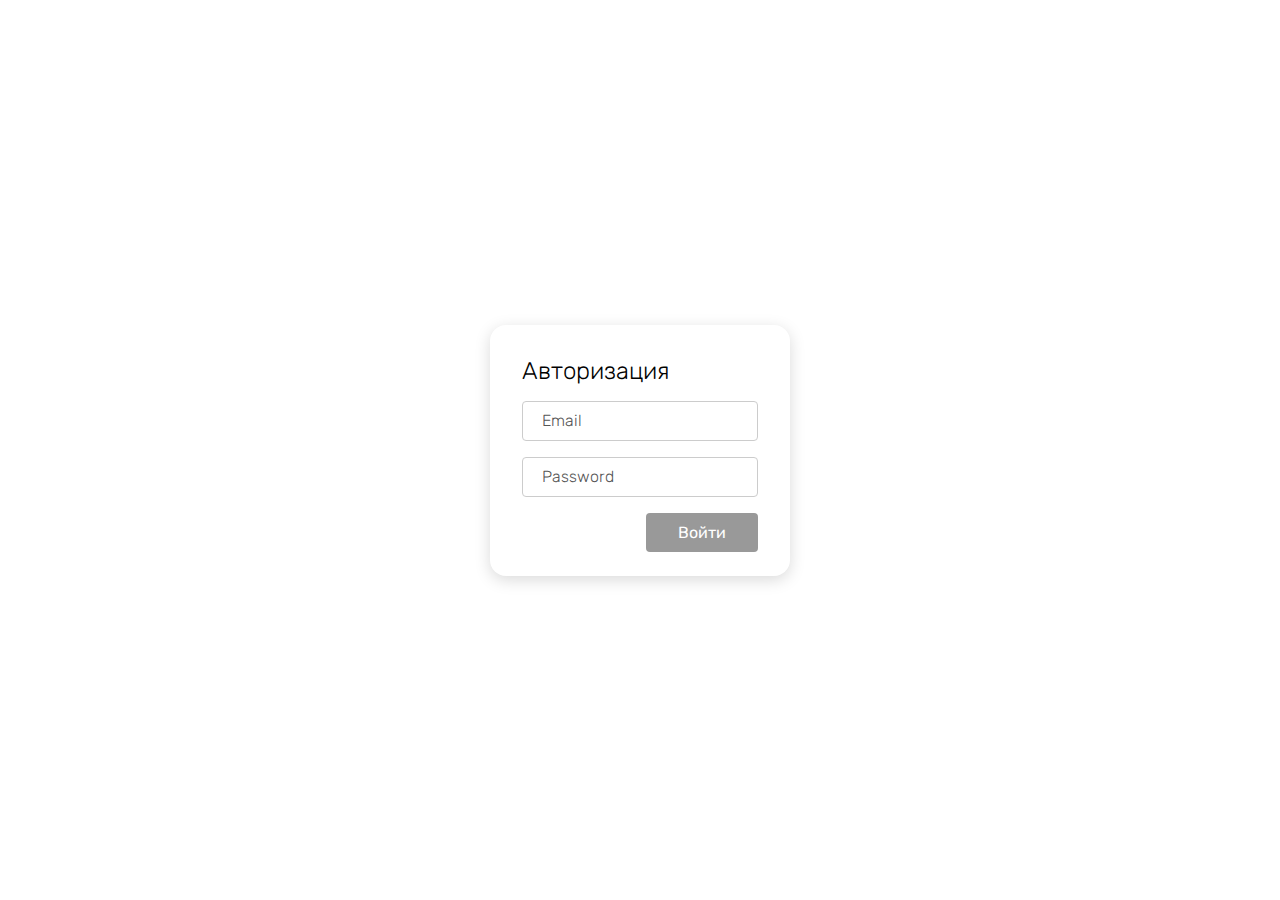
<file: project_4_AUTHORIZATION_FORM/index.html>
<!DOCTYPE html>
<html lang="en">
<head>
    <meta charset="UTF-8">
    <meta http-equiv="X-UA-Compatible" content="IE=edge">
    <meta name="viewport" content="width=device-width, initial-scale=1.0">
    <title>Document</title>
    <link rel="stylesheet" href="style.css">
</head>
<body>
    
    <div class="form">
        <div class="title">Авторизация</div>
        <label id="email">
            <input type="text">
            <span>Email</span>
        </label>
        <label id="password">
            <input type="password">
            <span>Password</span>
        </label>
        <div class="button disable">Войти</div>
    </div>


    <script src="script.js"></script>
</body>
</html>
</file>
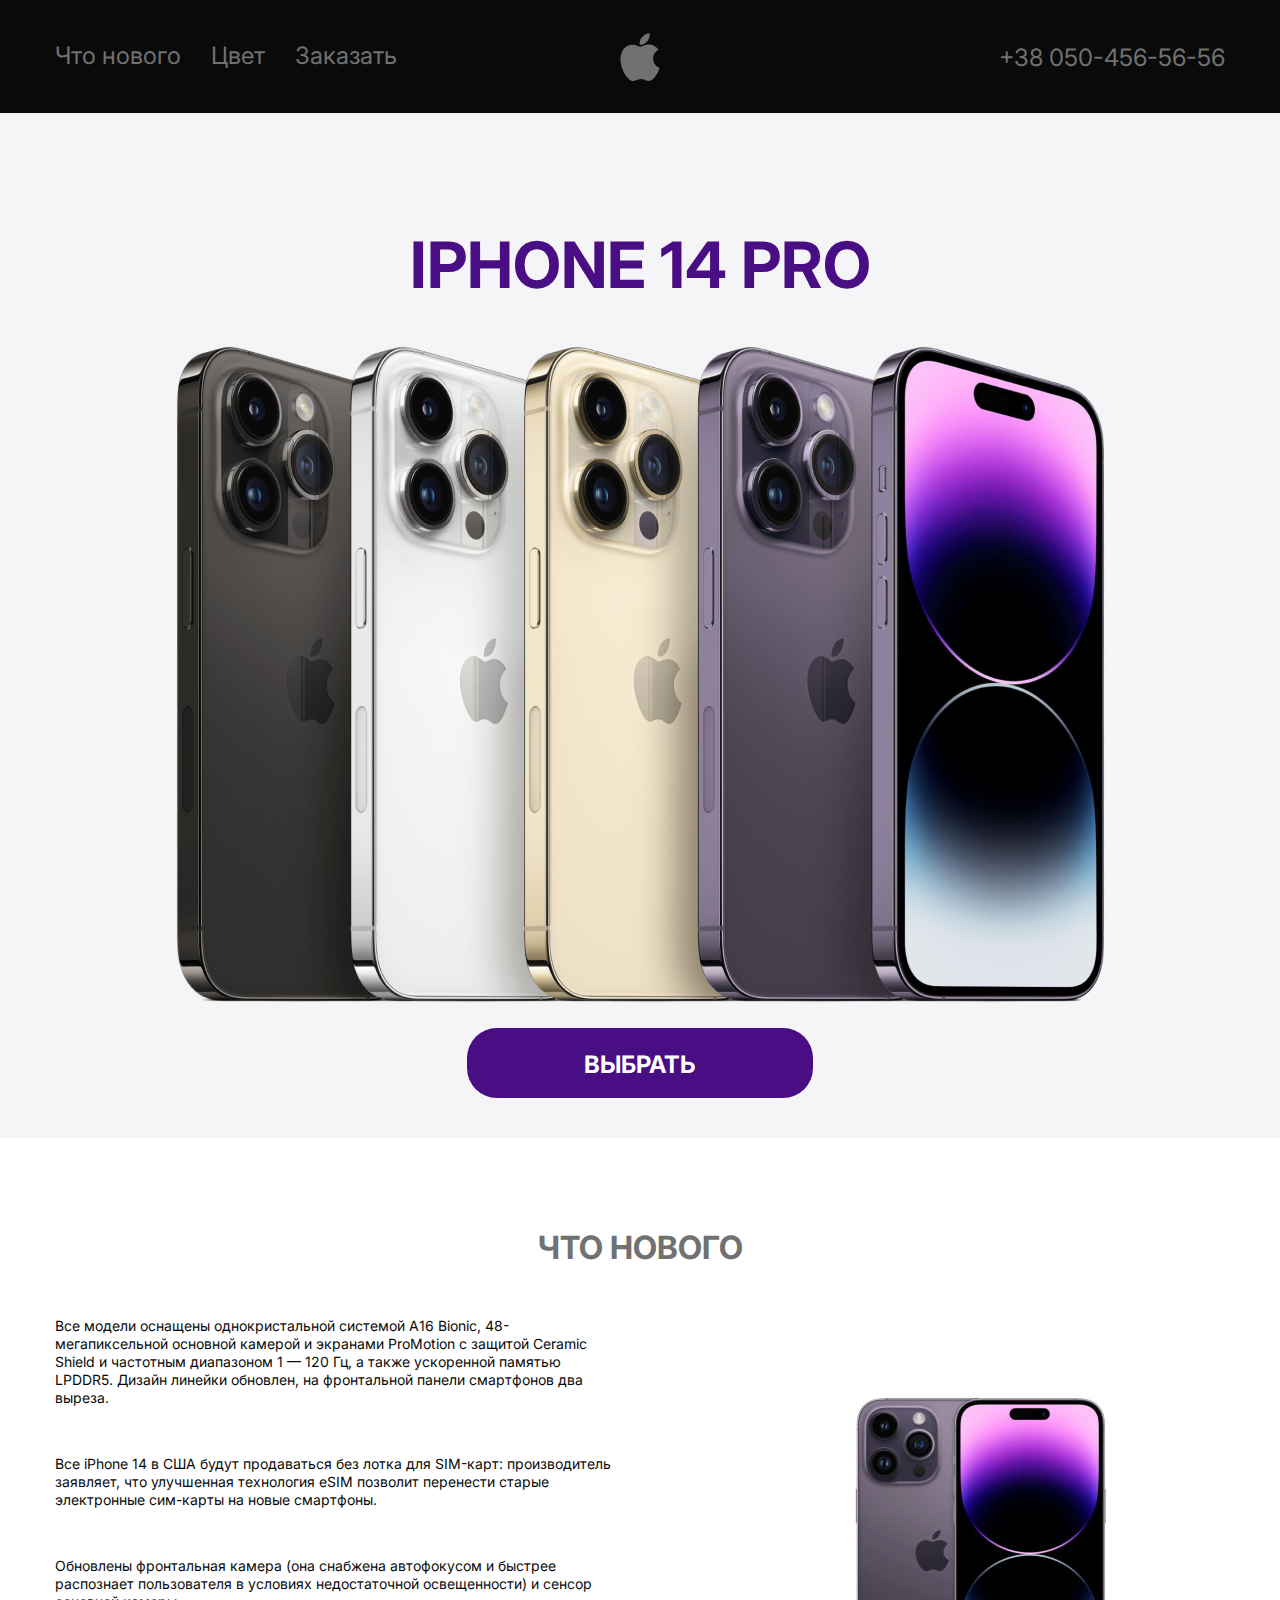
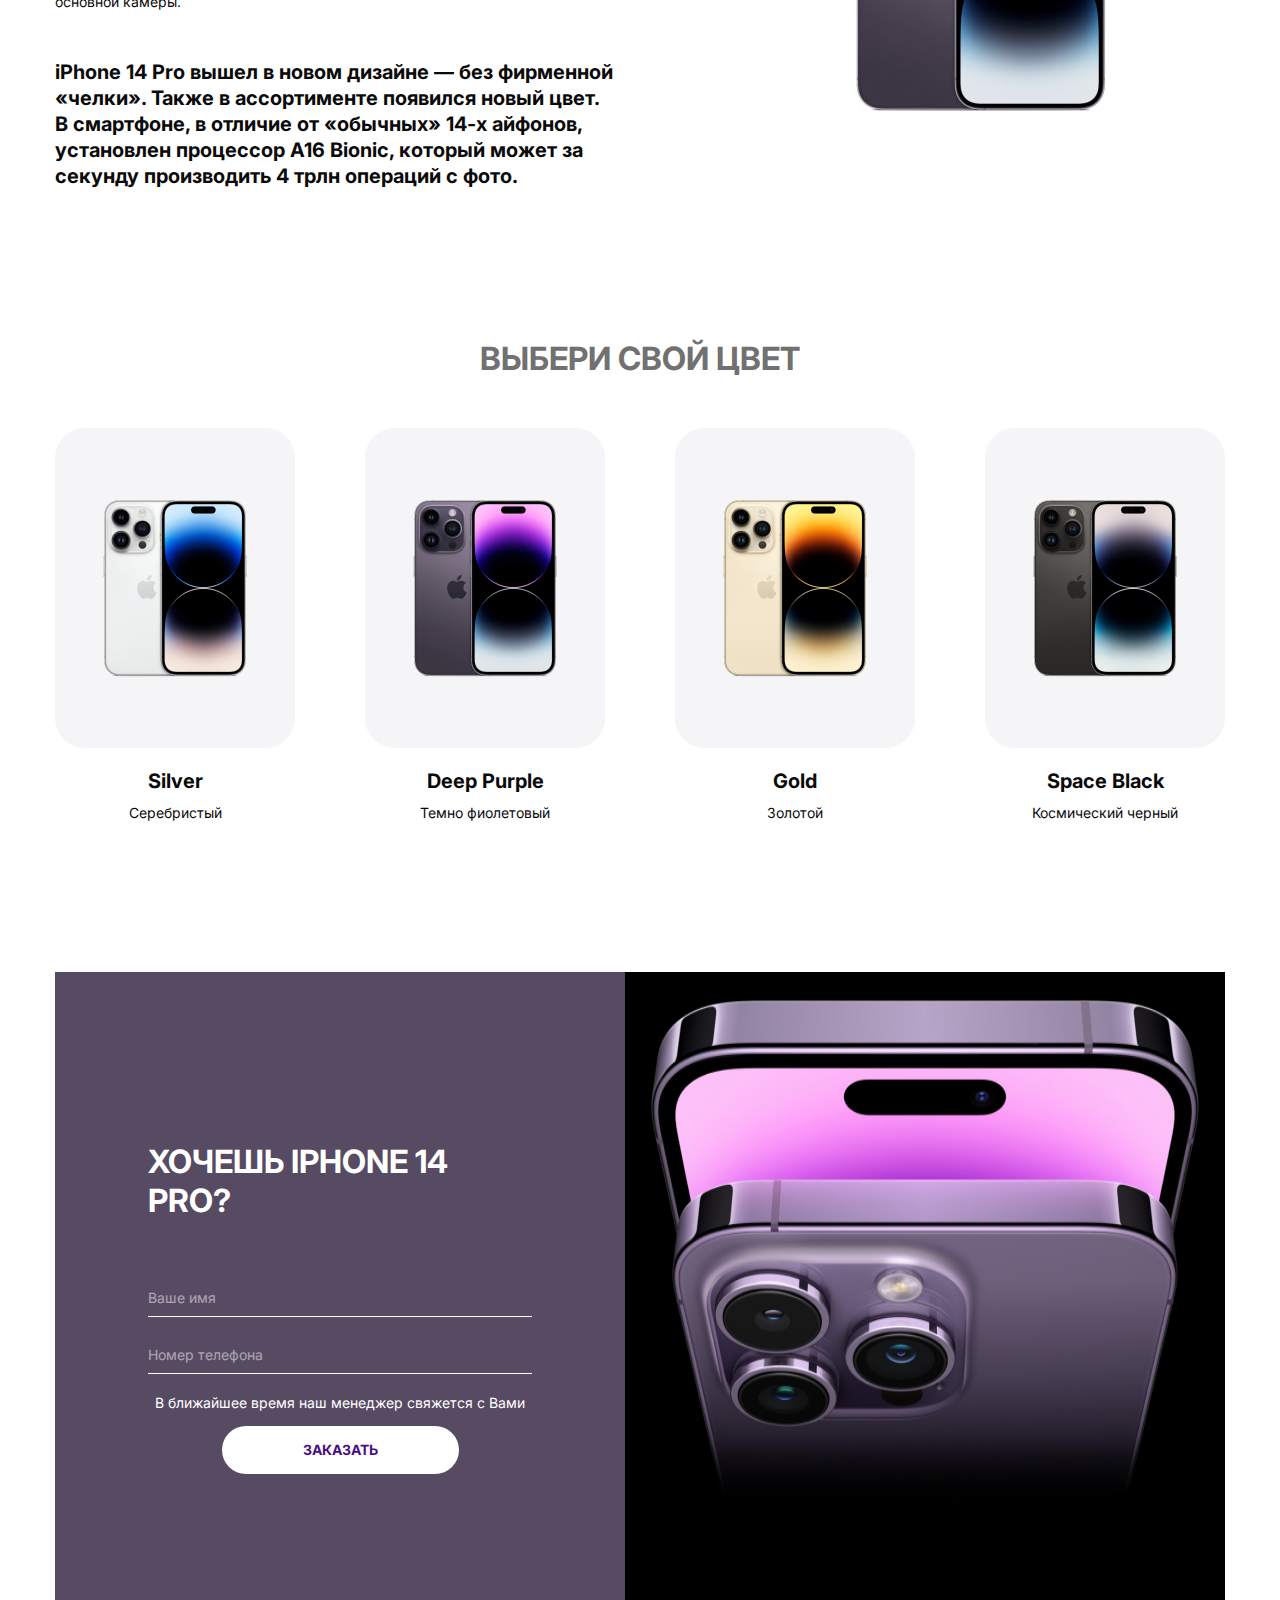
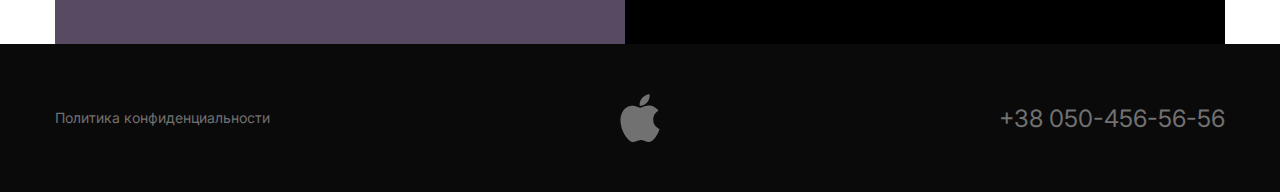
<file: project_6_IPHONE/index.html>
<html lang="en">

<head>
    <meta charset="UTF-8">
    <meta http-equiv="X-UA-Compatible" content="IE=edge">
    <meta name="viewport" content="width=device-width, initial-scale=1.0">
    <link rel="preconnect" href="https://fonts.googleapis.com">
    <link rel="preconnect" href="https://fonts.gstatic.com" crossorigin>
    <link href="https://fonts.googleapis.com/css2?family=Inter:wght@400;700&family=Roboto:wght@300&display=swap"
        rel="stylesheet">
    <link rel="stylesheet" href="css/normalize.css">
    <link rel="stylesheet" href="css/style.css">
    <title>Iphone 14 Pro</title>
</head>

<body>
    <header class="header">
        <div class="container">
            <nav class="nav">
                <button class="menu-btn" type="button">
                    <span class="btn-line"></span>
                    <span class="btn-line"></span>
                    <span class="btn-line"></span>
                    <span class="btn-line"></span>
                </button>
                <ul class="menu">
                    <li class="menu-item">
                        <a class="menu-link" href="#">Что нового</a>
                    </li>
                    <li class="menu-item">
                        <a class="menu-link" href="#">Цвет</a>
                    </li>
                    <li class="menu-item">
                        <a class="menu-link" href="#">Заказать</a>
                    </li>
                </ul>
                <a class="logo">
                    <img class="logo-img" src="images/logo.svg" alt="логотип сайта">
                </a>
                <a href="tel:380504565656" class="phone">+38 050-456-56-56</a>
            </nav>
        </div>
    </header>
    <main class="main">
        <section class="headline">
            <div class="container">
                <h1 class="title">IPHONE 14 PRO</h1>
                <img class="headline-img" src="images/IPHONE_14_PRO.png" alt="IPHONE 14 PRO">
                <a class="headline-btn href=" #" ">ВЫБРАТЬ</a>
                </div>
            </section>
             <section class=" new">
                    <div class="container">
                        <h2 class="new-title">ЧТО НОВОГО</h2>
                        <div class="new-info">
                            <div class="new-text">
                                <p>Все модели оснащены однокристальной системой A16 Bionic, 48-мегапиксельной основной
                                    камерой и экранами ProMotion с защитой Ceramic Shield и частотным диапазоном 1 — 120
                                    Гц,
                                    а также ускоренной памятью LPDDR5. Дизайн линейки обновлен, на фронтальной панели
                                    смартфонов два выреза. </p><br>
                                <p>Все iPhone 14 в США будут продаваться без лотка для SIM-карт: производитель заявляет,
                                    что
                                    улучшенная технология eSIM позволит перенести старые электронные сим-карты на новые
                                    смартфоны.</p><br>
                                <p>Обновлены фронтальная камера (она снабжена автофокусом и быстрее распознает
                                    пользователя
                                    в условиях недостаточной освещенности) и сенсор основной камеры.
                                </p><br>
                                <b>iPhone 14 Pro вышел в новом дизайне — без фирменной «челки». Также в ассортименте
                                    появился новый цвет. В смартфоне, в отличие от «обычных» 14-х айфонов, установлен
                                    процессор A16 Bionic, который может за секунду производить 4 трлн операций с
                                    фото.</b>
                            </div>
                            <img class="images-new" src="images/Apple.png" alt="iphone">

                        </div>
                    </div>
        </section>
        <section class="color">
            <div class="container">
                <h2 class="color-title">ВЫБЕРИ СВОЙ ЦВЕТ</h2>
                <ul class="color-list">
                    <li class="color-item">
                        <img src="images/color1.jpg" alt="">
                        <h3>Silver</h3>
                        <p>Серебристый</p>
                    </li>
                    <li class="color-item">
                        <img src="images/color2.jpg" alt="">
                        <h3>Deep Purple</h3>
                        <p>Темно фиолетовый</p>
                    </li>
                    <li class="color-item">
                        <img src="images/color3.jpg" alt="">
                        <h3>Gold</h3>
                        <p>Золотой</p>
                    </li>
                    <li class="color-item">
                        <img src="images/color4.jpg" alt="">
                        <h3>Space Black</h3>
                        <p>Космический черный</p>
                    </li>
                </ul>
            </div>
        </section>
        <section class="contact">
            <div class="container">
                <div class="contact-inner">
                    <form class="contact-form" action="#">
                        <h2 class="contact-title">Хочешь IPHONE 14 PRO?</h2>
                        <input class="contact-input" type="text" placeholder="Ваше имя">
                        <input class="contact-input" type="tel" placeholder="Номер телефона">
                        <p>В ближайшее время наш менеджер свяжется с Вами</p>
                        <button type="submit">ЗАКАЗАТЬ</button>
                    </form>
                    <img class="contact-img" src="images/contact.jpg" alt="Iphone">
                </div>
            </div>
        </section>
    </main>
    <footer class="footer">
        <div class="container">
            <div class="footer-inner">
                <a class="footer-link" href="#">Политика конфиденциальности</a>
                <a class="logo">
                    <img class="logo-img" src="images/logo.svg" alt="логотип сайта">
                </a>
                <a href="tel:380504565656" class="phone">+38 050-456-56-56</a>
            </div>
        </div>
    </footer>
    <script src="js/main.js"></script>
</body>

</html>
</file>
<file: project_4_AUTHORIZATION_FORM/style.css>
@import url('https://fonts.googleapis.com/css2?family=Rubik:wght@300;400;500&display=swap');

:root {
    --focus_color: #32c5ff;
    --error_color: #ff5757;
}
*{
    margin: 0;
    box-sizing: border-box;
}
body {
    font-family: 'Rubik', sans-serif;
    height: 100vh;
    display: grid;
    justify-items: center;
    align-items: center;
}
.form {
    width: 300px;
    display: grid;
    padding: 32px;
    padding-bottom: 24px;
    background-color: #fff;
    border-radius: 16px;
    box-shadow: 0 4px 16px rgba(0,0,0,0.15);
}
.title {
    font-size: 24px;
    font-weight: 100;
    margin-bottom: 16px;
}
label {
    position: relative;
    margin-bottom: 16px;
}
input {
    height: 40px;
    width: 100%;
    outline: none;
    padding: 0 16px;
    border: 1px solid #ccc;
    border-radius: 4px;
}
input:focus,
label.filed input {
    border-color: var(--focus_color);
}
label.error input {
    border-color: var(--error_color);
}
input:focus + span,
label.filed span {
    cursor: default;
    top: -7px;
    left: 8px;
    font-size: 12px;
    color: var(--focus_color);
}
label.error span {
    color: var(--error_color);
}
span {
    cursor: text;
    position: absolute;
    top: 27%;
    left: 16px;
    font-weight: 300;
    color: #555;
    background-color: #fff;
    transition: all 0.3s ease-in-out;
    padding: 0 4px;
}
.button {
    cursor: pointer;
    justify-self: end;
    background-color: var(--focus_color);
    color: #fff;
    padding: 10px 32px;
    border-radius: 4px;
}
.button.disable {
    pointer-events: none;
    background-color: #999;
}
</file>
<file: project_6_IPHONE/css/style.css>
*,
*:after,
*:before {
    box-sizing: border-box;
}

a {
    text-decoration: none;
    color: inherit;
    align-items: baseline;
}

ul {
    margin: 0;
    padding: 0;
    list-style-type: none;
}

body {
    font-family: 'Inter', sans-serif;
    font-size: 14px;
    line-height: 18px;
    font-weight: 400;
    color: #0a0a0a;
}

.header {
    background-color: #0a0a0a;
    padding: 33px 0 32px;
    color: #717171;
    line-height: 29px;
}

.container {
    max-width: 1200px;
    margin: 0 auto;
    padding: 0 15px;
}

.nav {
    display: flex;
    justify-content: space-between;
    align-items: center;
}

.menu {
    display: flex;
    flex-grow: 1;
    flex-basis: 0;
}

.phone {
    flex-grow: 1;
    flex-basis: 0;
    text-align: right;
    font-size: 24px;
    line-height: 29px;
}

.menu-item {
    padding-right: 30px;
}

.menu-link,
.phone {
    font-size: 24px;
    line-height: 29px;
}

.headline {
    background-color: #f5f5f7;
    text-align: center;
    padding: 70px 0 40px;
}

.title {
    text-transform: uppercase;
    margin-bottom: 0 0 40px;
    color: #490E84;
    font-weight: 700;
    font-size: 64px;
    line-height: 77px;
}

.headline-img {
    margin-bottom: 25px;
}

.headline-btn {
    display: inline-block;
    font-weight: 700;
    font-size: 24px;
    line-height: 29px;
    text-transform: uppercase;
    color: #fff;
    background-color: #490e84;
    padding: 22px 117px 19px;
    border-radius: 30px;
}

.new {
    padding: 90px 0 150px;
}

.new-title,
.color-title {
    margin: 0 0 50px;
    text-transform: uppercase;
    text-align: center;
    color: #717171;
    font-size: 32px;
    line-height: 39px;
    font-weight: 700;
}

.new-info {
    display: flex;
    align-items: center;
}

.new-text p {
    max-width: 560px;
    margin: 0 0 30px;
}

.new-text b {
    max-width: 560px;
    font-size: 20px;
    line-height: 26px;
    display: block;
}

.images-new {
    margin-left: 190px;
}

.color {
    padding-bottom: 150px;
}

.color-list {
    display: flex;
    justify-content: space-between;
    text-align: center;
}

.color-item img {
    margin-bottom: 20px;
}

.color-item h3 {
    font-size: 20px;
    line-height: 26px;
    margin: 0 0 10px;
}

.color-item p {
    margin: 0;
}

.contact-inner {
    display: flex;
    background-color: #574b63;
    color: #fff;
}

.contact-form {
    width: 100%;
    padding: 140px 93px;
    text-align: center;

}

.contact-title {
    margin: 0 0 60px;
    text-transform: uppercase;
    font-size: 32px;
    line-height: 39px;
    text-align: left;
    color: #fff;
}

.contact-input {
    padding: 10px 0;
    border: none;
    border-bottom: 1px solid #fff;
    display: block;
    width: 100%;
    margin-bottom: 20px;
    background-color: #574b63;

}

.contact-input::placeholder {
    font-size: 14px;
    line-height: 18px;
    color: #fff;
    opacity: .5;
    font-family: 'Inter', sans-serif;
    font-weight: 400;
}

.contact-form {
    text-align: center;
    margin: 30px 0;
}

.contact-form button {
    border: none;
    text-transform: uppercase;
    color: #490e84;
    background-color: #fff;
    border-radius: 30px;
    padding: 16px 81px;
    font-weight: 700;
    cursor: pointer;
}

.footer {
    background-color: #0a0a0a;

}

.footer-link {
    flex-basis: 0;
    flex-grow: 1;
}

.footer-inner {
    color: #717171;
    display: flex;
    align-items: center;
    justify-content: space-between;
    padding: 50px 0;
}

.menu-btn{
    display: none;
}


@media (max-width: 1200px) {
    .headline-img {
        max-width: 100%;
    }

    .contact-inner {
        display: block;
    }

    .constact-form {
        width: auto;
    }

    .contact-title {
        text-align: center;
    }

    .contact-img {
        width: 100%;
    }

    .contact {
        background-color: #574b63;
    }
}

@media (max-width: 1100px) {
    .color-list {
        flex-wrap: wrap;
    }

    .color-item {
        width: 50%;
        margin-bottom: 30px;
    }
}

@media (max-width: 940px) {
    .menu-btn{
        display: inline-block;
        width: 50px;
        height: 50px;
        background-color: transparent;
        order: 1;
        border: none;
        cursor: pointer;
        position: relative;
        z-index: 50;
    }
    .logo,
    .phone{
        position:relative;
        z-index: 50;
    }
    .btn-line{
        position: absolute;
        left: 0;
        width: 100%;
        background-color: #fff;
        height: 2px;
        transition: .3s ease;
    }
    .btn-line:nth-child(1){
        top: 0;
    }
    .btn-line:nth-child(2){
        top: 20px;
    }
    .btn-line:nth-child(3){
        top: 20px;
    }
    .btn-line:nth-child(4){
        top: 40px;
    }
    .menu-open .btn-line:nth-child(1){
        transform: scaleX(0);
    }
    .menu-open .btn-line:nth-child(2){
        transform: rotate(45deg);
    }
    .menu-open .btn-line:nth-child(3){
        transform: rotate(-45deg);
    }
    .menu-open .btn-line:nth-child(4){
        transform: scaleX(0);
    }
    .menu{
        position: absolute;
        left: 0;
        top: 0;
        bottom: 0;
        right: 0;
        background-color: #0a0a0a;
        display: flex;
        flex-direction: column;
        justify-content: center;
        align-items: center;
        transform: translateY(-100%);
        transition: .3s ease;

    }
    .menu-open .menu{
        transform: translateY(0%);
    }
    .menu-item{
        padding: 50px 0;
    }
    .menu-link{
        font-size: 56px;
    }
    .images-new {
        display: none;
    }

    .new-text p,
    .new-text b {
        max-width: 100%;
    }
    .phone{
        text-align: center;
    }
}

@media (max-width: 768px) {

    .headline,
    .new {
        padding: 50px 0;
    }
    .color{
        padding-bottom: 50px;
    }
    .contact-form {
        padding: 50px 70px;
    }
}

@media (max-width: 640px) {
    .footer-inner{
        padding: 20px 0;
        flex-direction: column;
    }
    .footer-inner .logo-img{
        margin: 15px 0;

    }
}

@media (max-width: 560px) {
    .title {
        font-size: 34px;
        line-height: 42px;
    }

    .new-title,
    .color-title,
    .color-title,
    .contact-title {
        font-size: 28px;
        line-height: 32px;
    }

    .headline-btn {
        font-size: 18px;
        line-height: 22px;
        padding: 16px 90px;
    }

    .color-item {
        width: 100%;
    }

    .color-item img {
        width: 100%;
    }

    .contact-form {
        padding: 50px 30px;
    }
}

@media (max-width: 420px){
    .nav{
        flex-wrap: wrap;
    }
    .phone{
        flex-basis: auto;
        margin-top: 10px;
        order: 3;
        width: 100%;
    }
    .menu-link{
        font-size: 32px;
    }
}

@media (max-width: 375px) {
    .color-title {
        font-size: 22px;
        line-height: 24px;
    }

    .contact-form {
        padding: 50px 10px;
    }
    
}
</file>
